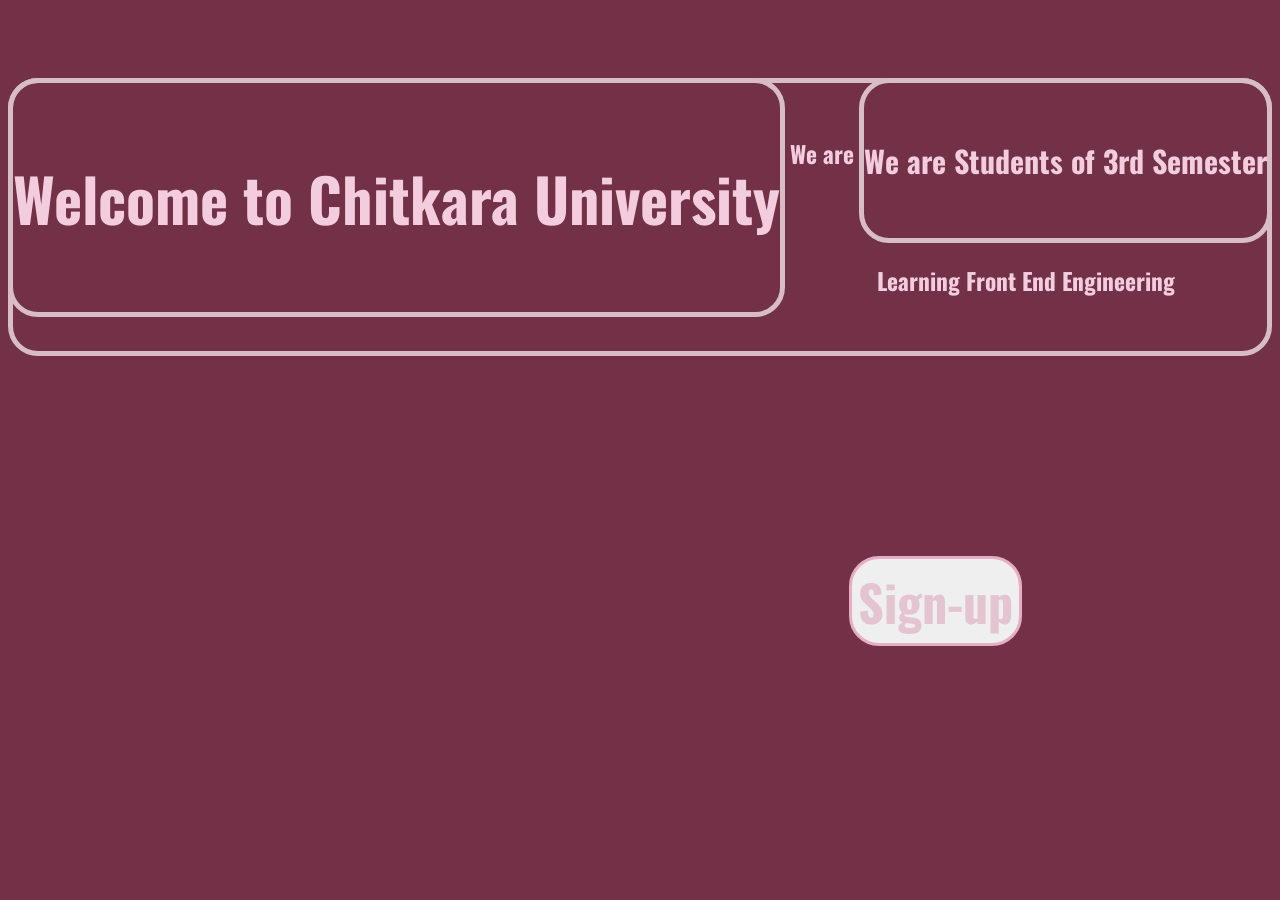
<file: Lec-04/index.html>
<!DOCTYPE html>
<html lang="en">
<head>
    <meta charset="UTF-8">
    <meta name="viewport" content="width=device-width, initial-scale=1.0">
    <meta description="learn css">
    <meta author="Pragati">
    <link rel="stylesheet" href="style.css">
    <link rel="preconnect" href="https://fonts.googleapis.com">
    <link rel="preconnect" href="https://fonts.gstatic.com" crossorigin>
    <link href="https://fonts.googleapis.com/css2?family=Geomini:wght@200..800&family=Kameron:wght@400..700&family=Oswald:wght@200..700&display=swap" rel="stylesheet">
    <title>Learn Css 04</title>
</head>
<body>
    <div class="Header1">
        <h1>Welcome to Chitkara University</h1>
    </div>
    <div class="Header2">
        <h2>We are Students of 3rd Semester</h2>
    </div>
    <div class="Header3">
        <h3>We are Learning Front End Engineering</h3>
    </div>
   <div>
    <button class="btn"> Sign-up </button>
   </div>
</body>
</html>
</file>
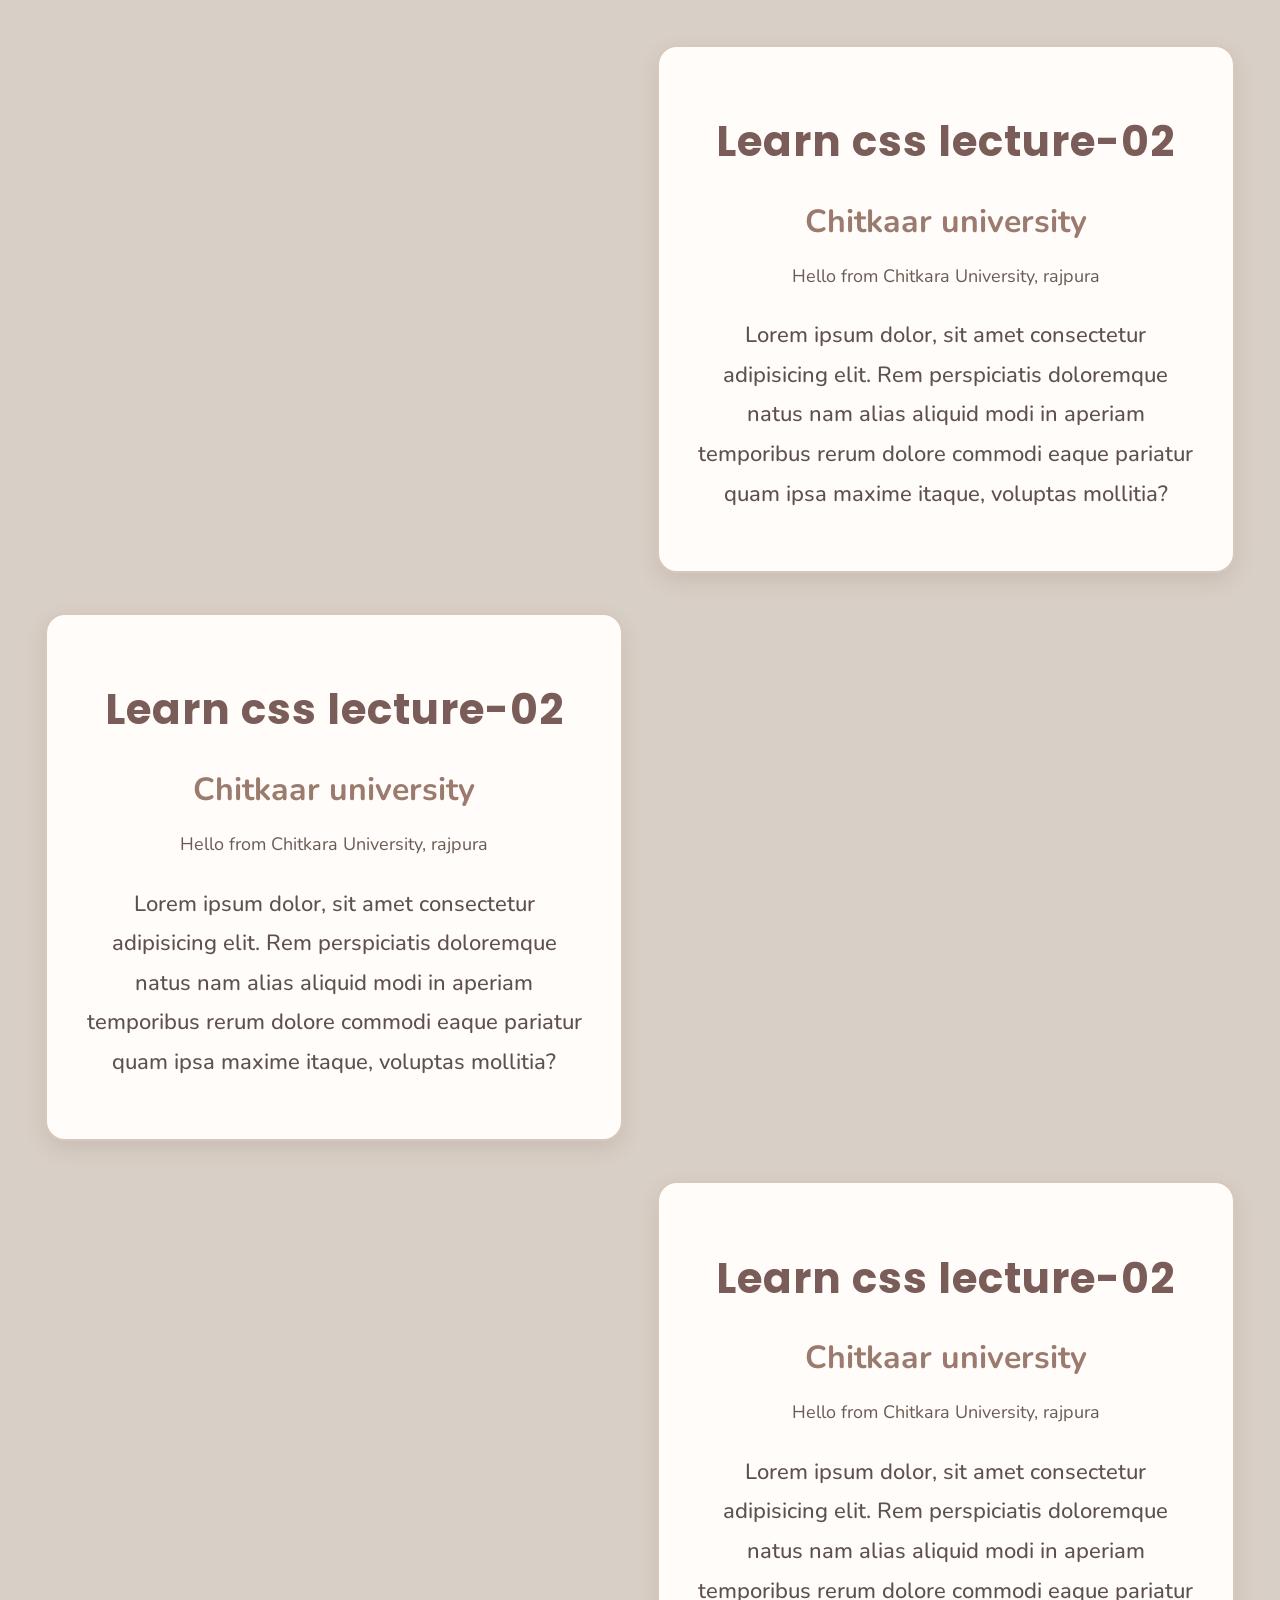
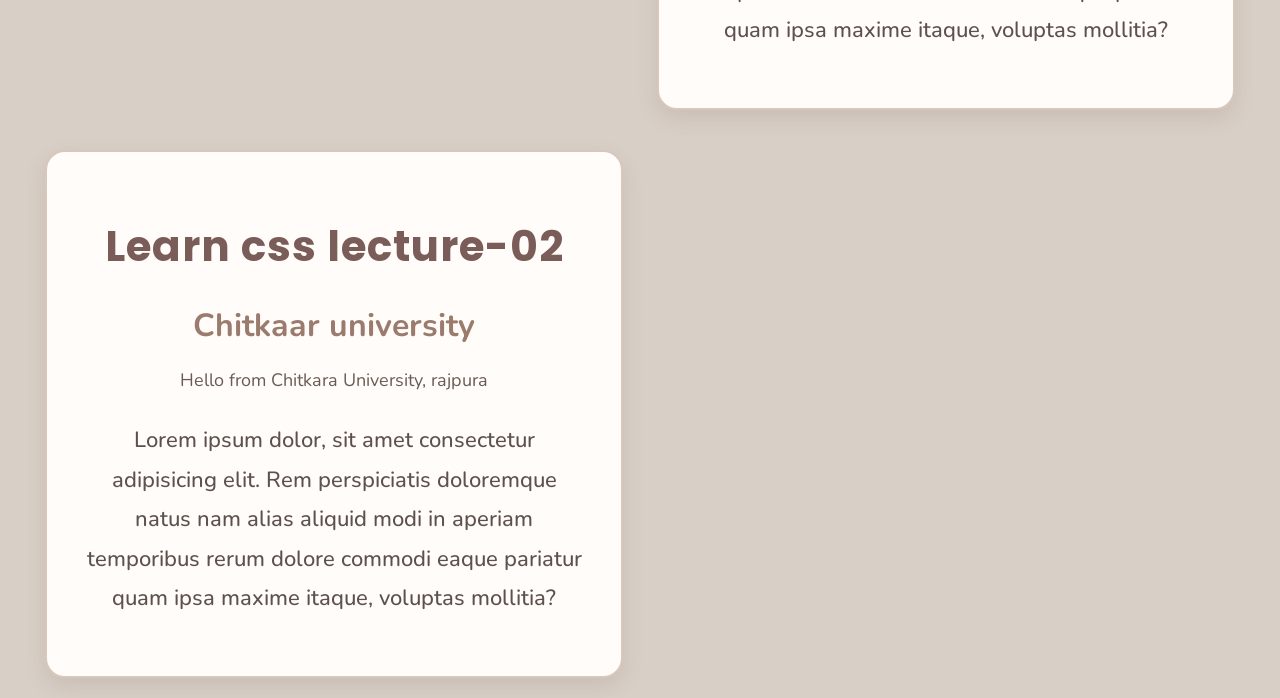
<file: lec_02/index.html>
<!DOCTYPE html>
<html lang="en">
<head>
    <meta charset="UTF-8">
    <meta name="viewport" content="width=device-width, initial-scale=1.0">
    <meta description="Learn CSS LEcture-02">
    <meta keyword="learn cs lecture-02">
    <meta author ="Pragati Goyal">
    <link rel="preconnect" href="https://fonts.googleapis.com">
    <link rel="preconnect" href="https://fonts.gstatic.com" crossorigin>
    <link href="https://fonts.googleapis.com/css2?family=Bricolage+Grotesque:opsz,wght@12..96,200..800&family=Montenegrin+Gothic+One&family=Nunito:ital,wght@0,200..1000;1,200..1000&family=Poppins:ital,wght@0,100;0,200;0,300;0,400;0,500;0,600;0,700;0,800;0,900;1,100;1,200;1,300;1,400;1,500;1,600;1,700;1,800;1,900&family=Roboto:ital,wght@0,100..900;1,100..900&family=Yuyu&display=swap" rel="stylesheet">
    <link rel="stylesheet" href="style.css">

    <title>Learn CSS Lecture-02</title>

</head>
<body>
    <div class="container1">
        <h1 id="first"> Learn css lecture-02 </h1>
        <h2> Chitkaar university</h2>
        <p> Hello from Chitkara University, rajpura </p>
        <h3>Lorem ipsum dolor, sit amet consectetur adipisicing elit. Rem perspiciatis doloremque natus nam alias aliquid modi in aperiam temporibus rerum dolore commodi eaque pariatur quam ipsa maxime itaque, voluptas mollitia?</h3>
    </div>

    <div class="container2">
        <h1 id="second"> Learn css lecture-02 </h1>
        <h2> Chitkaar university</h2>
        <p> Hello from Chitkara University, rajpura </p>
        <h3 >Lorem ipsum dolor, sit amet consectetur adipisicing elit. Rem perspiciatis doloremque natus nam alias aliquid modi in aperiam temporibus rerum dolore commodi eaque pariatur quam ipsa maxime itaque, voluptas mollitia?</h3>
    </div>
    
    <div class="container3">
        <h1 id="third"> Learn css lecture-02 </h1>
        <h2> Chitkaar university</h2>
        <p> Hello from Chitkara University, rajpura </p>
        <h3>Lorem ipsum dolor, sit amet consectetur adipisicing elit. Rem perspiciatis doloremque natus nam alias aliquid modi in aperiam temporibus rerum dolore commodi eaque pariatur quam ipsa maxime itaque, voluptas mollitia?</h3>
    </div>

    <div class="container4">
        <h1 id="fourth" > Learn css lecture-02 </h1>
        <h2> Chitkaar university</h2>
        <p> Hello from Chitkara University, rajpura </p>
        <h3>Lorem ipsum dolor, sit amet consectetur adipisicing elit. Rem perspiciatis doloremque natus nam alias aliquid modi in aperiam temporibus rerum dolore commodi eaque pariatur quam ipsa maxime itaque, voluptas mollitia?</h3>
    </div>
</body>
</html>
</file>
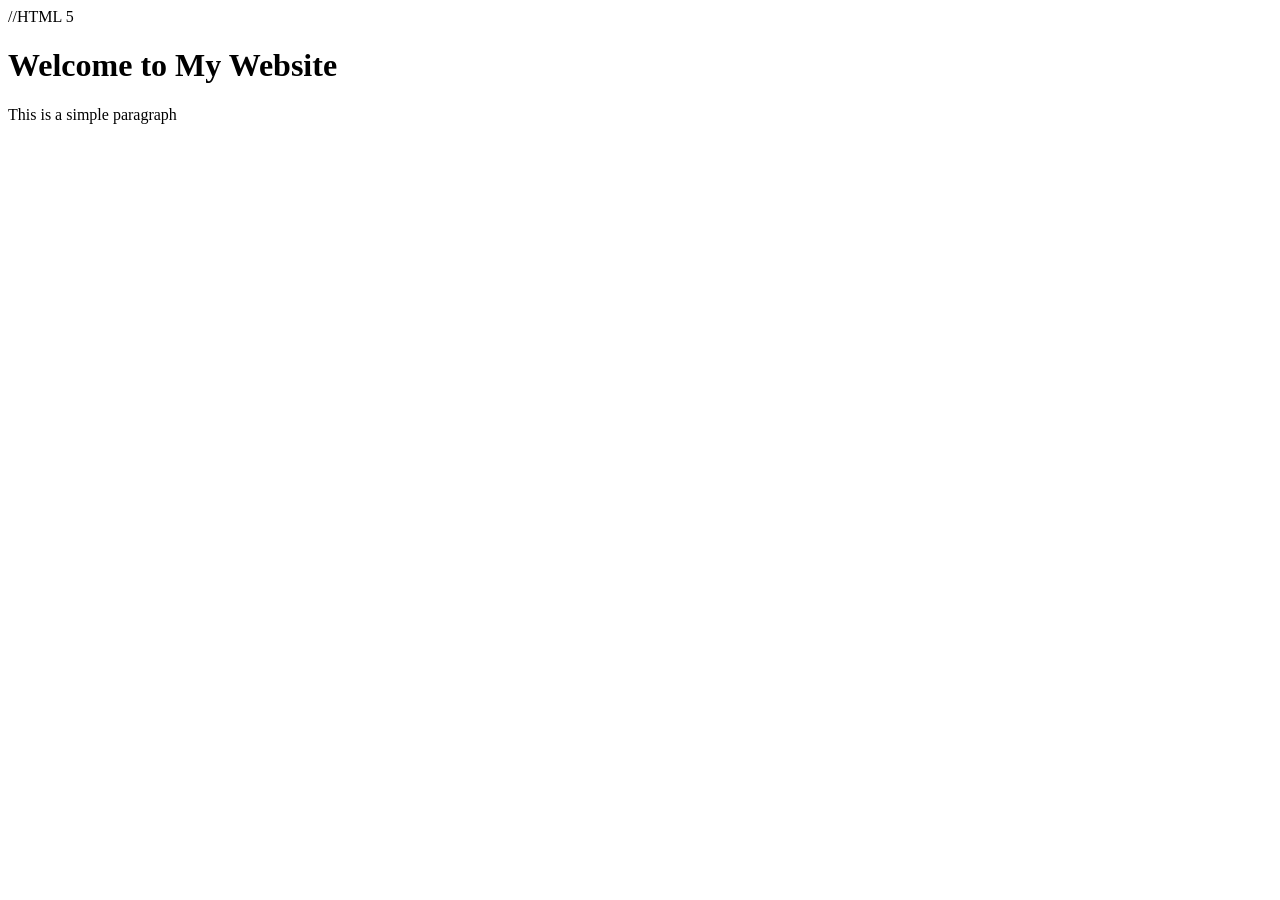
<file: index2.html>
//HTML 5

<!DOCTYPE html>
<html>
    <head>
        <title> My Website </title>
    </head>
    <body>
        <h1> Welcome to My Website </h1>
        <p> This is a simple paragraph </p>
    </body>
</html>
</file>
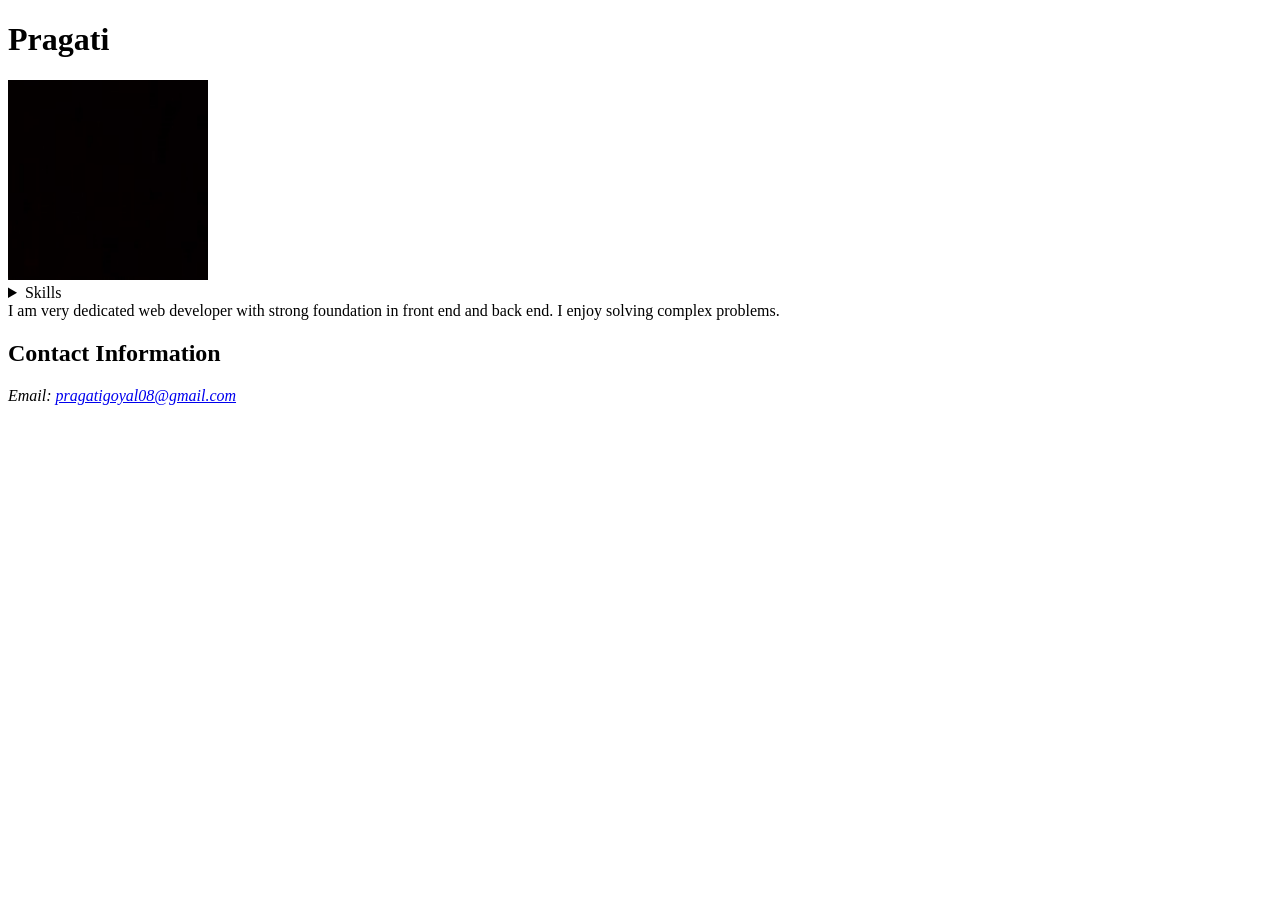
<file: profile.html>
<!DOCTYPE html>
<html lang="en">
    <head>
        <title>Pragati</title>
        <meta charset="UTF-8">
        <meta name="viewport" content="width=device-width, initial-scale=1.0">
        <meta name="description" content="Pragati's personal profile page">
        <meta name="keywords" content="Pragati, developer, portfolio, skills, projects">
        <meta name="author" content="Pragati">
    </head>

    <body>
        <main>
            <h1>Pragati</h1>
            <img src="Pragati.png" alt="Pragati" width="200" height="200">
        </main>
        <details>
            <summary>Skills</summary>
            <ul>
                <li>HTML</li>
                <li>CSS</li>
                <li>Java script</li>
                <li>Python</li>
            </ul>
        </details>
        <description>
            I am very dedicated web developer with strong foundation in front end and back end. I enjoy solving complex problems.
        </description>
        <aside>
            <h1>Contact Information</h1>
            <address>
                <p>Email: <a href="mail to:pragatigoyal08@gmail.com">pragatigoyal08@gmail.com</a></p>
            </address>
        </aside>
    </body>
    <footer>

    </footer>
</html>
</file>
<file: Lec-04/style.css>
body{
    background-color: rgb(114, 49, 71);
    padding-top: 70px;
    /* //margin-bottom: 100px; */
}

.Header1{
    color: rgb(243, 205, 221);
    text-align: center;
    border: 5px solid rgb(216, 188, 198);
    border-radius: 30px;
    padding-top: 30px;
    padding-bottom: 30px;
    margin-bottom: 20px;
    font-size: 30px;
    font-family: "Oswald", sans-serif;
    font-optical-sizing: auto;
    font-style: normal;
    float:left
    
    
}
.Header2{
    color: rgb(243, 205, 221);
    text-align: center;
    border: 5px solid rgb(216, 188, 198) ;
    border-radius: 30px;
    padding-top: 30px;
    padding-bottom: 30px;
    margin-bottom: 20px;
    font-size: 20px;
    font-family: "Oswald", sans-serif;
    font-optical-sizing: auto;
    font-style: normal;
    float: right;
}
.Header3{
    color: rgb(243, 205, 221);
    text-align: center;
    border: 5px solid rgb(216, 188, 198);
    border-radius: 30px;
    padding-top: 30px;
    padding-bottom: 30px;
    margin-bottom: 20px;
    font-size: 20px;
    font-family: "Oswald", sans-serif;
    font-optical-sizing: auto;
    font-style: normal;
    /* //float:left */
}

.btn{
    text-align: center;
    color: rgb(229, 196, 209);
    border: solid rgb(230, 174, 196);
    border-radius: 30px;
    padding: 10p 20p;
    cursor: pointer;
    font-size: 50px;
    font-weight: bold;
    font-family: "Oswald", sans-serif;
    float: right;
    padding-top: 5px;
    padding-bottom: 5px;
    margin-top: 180px;
    margin-right: 250px;

}
</file>
<file: lec_02/style.css>
body{
    background: #d8cfc6;
    margin: 0;
    padding: 25px;
}

/* ================== CONTAINER 1 ================== */

.container1{
    text-align: center;
    float: right;
    background-color: #FFFCF9;
    color: #5E514D;
    margin: 20px;
    padding: 35px;
    border-radius: 20px;
    border: 2px solid #D8C8BC;
    box-shadow: 0px 8px 20px rgba(122,92,88,0.15);
    font-size: 20px;
    width: 41%;
    transition: 0.3s ease;
}


/* ================== CONTAINER 2 ================== */

.container2{
    text-align: center;
    float: left;
    background-color: #FFFCF9;
    color: #5E514D;
    margin: 20px;
    padding: 35px;
    border-radius: 20px;
    border: 2px solid #D8C8BC;
    box-shadow: 0px 8px 20px rgba(122,92,88,0.15);
    font-size: 20px;
    width: 41%;
    
}



/* ================== CONTAINER 3 ================== */

.container3{
    text-align: center;
    float: right;
    background-color: #FFFCF9;
    color: #5E514D;
    margin: 20px;
    padding: 35px;
    border-radius: 20px;
    border: 2px solid #D8C8BC;
    box-shadow: 0px 8px 20px rgba(122,92,88,0.15);
    font-size: 20px;
    width: 41%;
   
}

/* ================== CONTAINER 4 ================== */

.container4{
    text-align: center;
    float: left;
    background-color: #FFFCF9;
    color: #5E514D;
    margin: 20px;
    padding: 35px;
    border-radius: 20px;
    border: 2px solid #D8C8BC;
    box-shadow: 0px 8px 20px rgba(122,92,88,0.15);
    font-size: 20px;
    width: 41%;
}    


/* ================== HEADINGS ================== */

#first,
#second,
#third,
#fourth{
    font-family: "Poppins", sans-serif;
    color: #7A5C58;
    font-size: 42px;
    font-weight: 700;
    letter-spacing: 1px;
    margin-bottom: 20px;
}


/* ================== H2 ================== */

h2{
    font-family: "Nunito", sans-serif;
    color: #9B7B6E;
    font-size: 32px;
    font-weight: 700;
    margin-bottom: 18px;
}

/* ================== PARAGRAPH ================== */

p{
    font-family: "Nunito", sans-serif;
    color: #6A5B55;
    font-size: 18px;
    line-height: 1.7;
    margin-bottom: 25px;
}

/* ================== DESCRIPTION ================== */

h3{
    font-family: "Nunito", sans-serif;
    color: #5E514D;
    font-size: 22px;
    font-weight: 500;
    line-height: 1.8;
}
</file>
